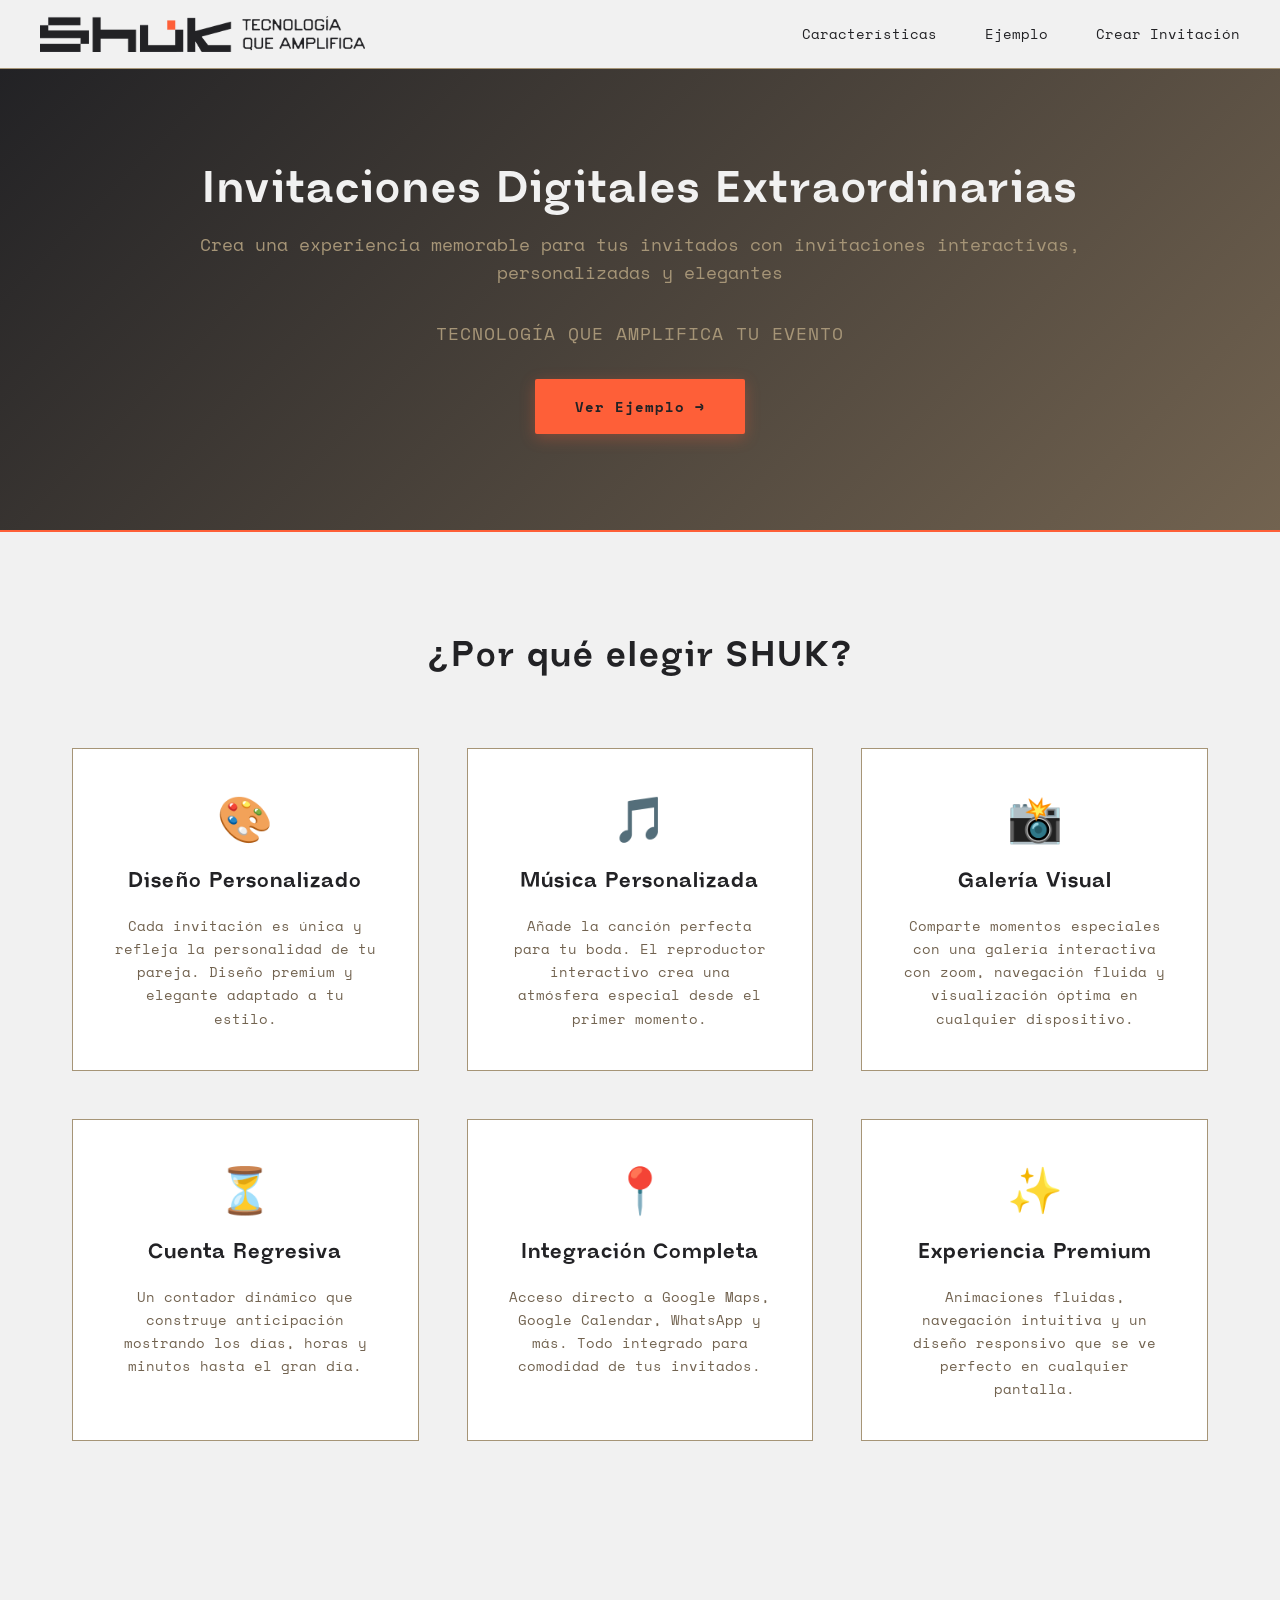
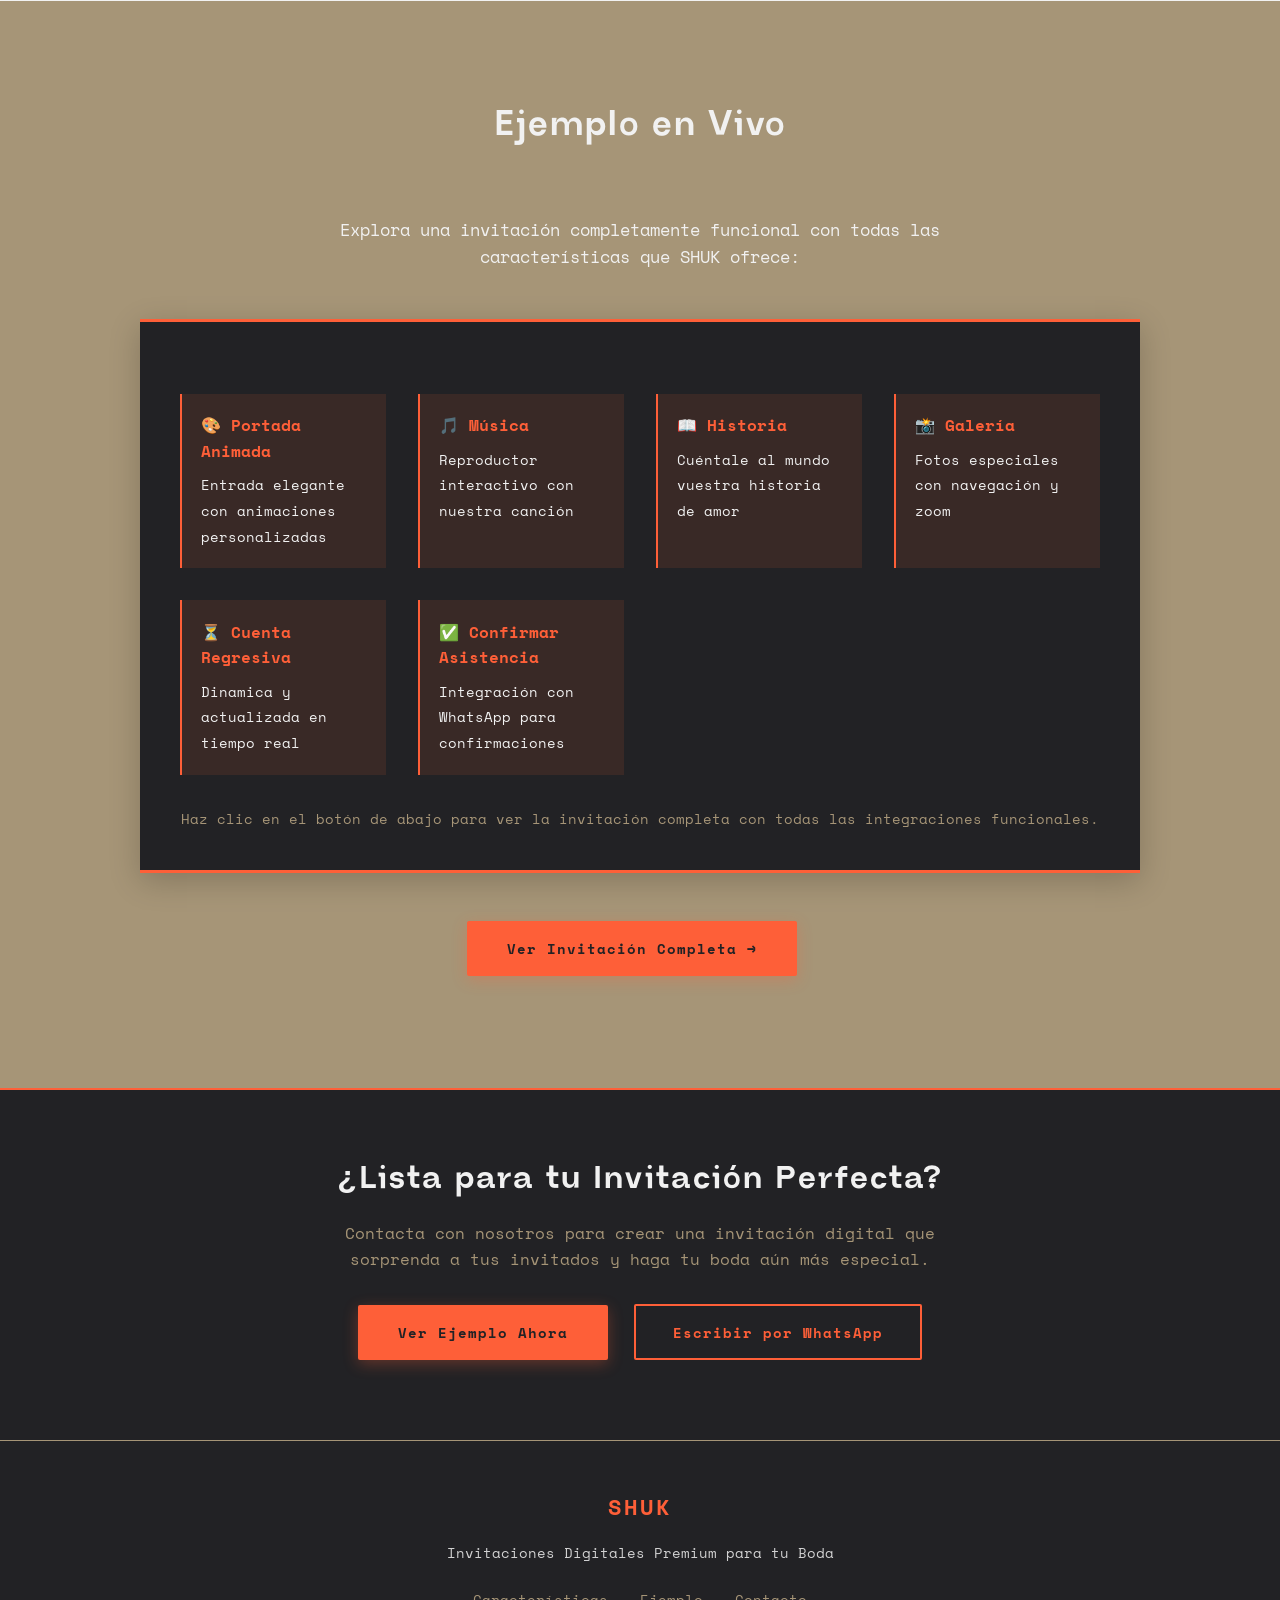
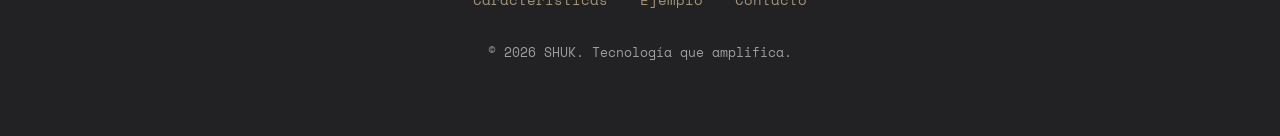
<file: index.html>
<!DOCTYPE html>
<html lang="es">
<head>
  <meta charset="UTF-8">
  <meta name="viewport" content="width=device-width, initial-scale=1.0">
  <title>SHUK – Eventos Digitales</title>
  <meta name="description" content="Invitaciones digitales interactivas y personalizadas para tu boda. Diseño premium, múltiples integraciones y una experiencia inolvidable para tus invitados.">
  <meta property="og:title" content="SHUK – Invitaciones Digitales">
  <meta property="og:description" content="Crea una invitación digital interactiva para tu boda con SHUK.">
  <meta property="og:type" content="website">
  <meta property="og:url" content="https://eventos.shuktec.com/">
  
  <link href="https://fonts.googleapis.com/css2?family=Space+Mono:wght@400;700&display=swap" rel="stylesheet">
  <style>
    /* Neue Regrade - SHUK Official Typeface */
    @font-face {
      font-family: 'Neue Regrade';
      src: url('[data-uri]') format('opentype');
      font-weight: 400;
      font-display: swap;
    }
    
    @font-face {
      font-family: 'Neue Regrade';
      src: url('[data-uri]') format('opentype');
      font-weight: 700;
      font-display: swap;
    }

    * {
      margin: 0;
      padding: 0;
      box-sizing: border-box;
    }

    :root {
      /* Paleta corporativa de SHUK */
      --dark-node: #222225;
      --nimbus-core: #F1F1F1;
      --taupe-matrix: #A69577;
      --terra-core: #726350;
      --pulse-orange: #FE5F38;
    }

    html, body {
      height: 100%;
    }

    body {
      font-family: 'Space Mono', monospace;
      background-color: var(--nimbus-core);
      color: var(--dark-node);
      line-height: 1.6;
      overflow-x: hidden;
    }

    h1, h2, h3, .logo {
      font-family: 'Neue Regrade', sans-serif;
    }

    /* Navigation */
    nav {
      position: sticky;
      top: 0;
      background: var(--nimbus-core);
      border-bottom: 1px solid var(--taupe-matrix);
      z-index: 100;
      padding: 1rem 2rem;
    }

    .nav-container {
      max-width: 1200px;
      margin: 0 auto;
      display: flex;
      justify-content: space-between;
      align-items: center;
    }

    .nav-logo { display: flex; align-items: center; }
    .nav-logo img { height: 36px; width: auto; display: block; }

    .logo {
      font-size: 1.6rem;
      font-weight: 700;
      color: var(--dark-node);
      letter-spacing: 4px;
      text-transform: uppercase;
      height: 50px;
      display: flex;
      align-items: center;
    }

    .nav-links {
      display: flex;
      gap: 3rem;
      list-style: none;
    }

    .nav-links a {
      text-decoration: none;
      color: var(--dark-node);
      font-weight: 400;
      font-size: 0.9rem;
      transition: color 0.3s ease;
    }

    .nav-links a:hover {
      color: var(--pulse-orange);
    }

    @media (max-width: 760px) {
      .nav-links {
        display: none;
      }
    }

    /* Hero Section */
    .hero {
      background: linear-gradient(135deg, var(--dark-node) 0%, var(--terra-core) 100%);
      padding: 6rem 2rem;
      text-align: center;
      color: var(--nimbus-core);
      border-bottom: 2px solid var(--pulse-orange);
    }

    .hero-content {
      max-width: 900px;
      margin: 0 auto;
    }

    .hero-logo {
      max-width: 500px;
      width: 100%;
      height: auto;
      margin: 0 auto 2rem;
      animation: fadeInDown 0.8s ease;
    }

    .hero h1 {
      font-size: 2.8rem;
      font-weight: 700;
      color: var(--nimbus-core);
      margin-bottom: 1rem;
      line-height: 1.1;
      animation: fadeInDown 0.8s ease 0.2s both;
      letter-spacing: 2px;
    }

    .hero p {
      font-size: 1.1rem;
      color: var(--taupe-matrix);
      margin-bottom: 2rem;
      animation: fadeInUp 0.8s ease 0.4s both;
    }

    .tagline {
      font-size: 0.95rem;
      color: var(--pulse-orange);
      margin-bottom: 3rem;
      animation: fadeInUp 0.8s ease 0.6s both;
      letter-spacing: 1px;
    }

    .cta-button {
      display: inline-block;
      background: var(--pulse-orange);
      color: var(--dark-node);
      padding: 1rem 2.5rem;
      border-radius: 2px;
      text-decoration: none;
      font-weight: 700;
      transition: transform 0.3s ease, box-shadow 0.3s ease;
      box-shadow: 0 4px 15px rgba(254, 95, 56, 0.3);
      animation: fadeInUp 0.8s ease 0.8s both;
      font-size: 0.9rem;
      letter-spacing: 1px;
    }

    .cta-button:hover {
      transform: translateY(-3px);
      box-shadow: 0 6px 20px rgba(254, 95, 56, 0.4);
    }

    /* Features Section */
    .features {
      padding: 6rem 2rem;
      max-width: 1200px;
      margin: 0 auto;
      background: var(--nimbus-core);
    }

    .section-title {
      font-size: 2.2rem;
      text-align: center;
      color: var(--dark-node);
      margin-bottom: 4rem;
      letter-spacing: 2px;
      font-weight: 700;
    }

    .features-grid {
      display: grid;
      grid-template-columns: repeat(auto-fit, minmax(280px, 1fr));
      gap: 3rem;
      margin-bottom: 4rem;
    }

    .feature-card {
      background: white;
      border: 1px solid var(--taupe-matrix);
      padding: 2.5rem;
      text-align: center;
      transition: transform 0.3s ease, box-shadow 0.3s ease, border-color 0.3s ease;
      animation: fadeInUp 0.8s ease;
    }

    .feature-card:hover {
      transform: translateY(-8px);
      box-shadow: 0 10px 30px rgba(166, 149, 119, 0.15);
      border-color: var(--pulse-orange);
    }

    .feature-icon {
      font-size: 2.8rem;
      margin-bottom: 1rem;
      height: 60px;
      display: flex;
      align-items: center;
      justify-content: center;
    }

    .feature-card h3 {
      font-size: 1.3rem;
      color: var(--dark-node);
      margin-bottom: 1rem;
      font-weight: 700;
      letter-spacing: 1px;
    }

    .feature-card p {
      color: var(--terra-core);
      font-size: 0.9rem;
      line-height: 1.6;
    }

    /* Example Section */
    .example {
      background: var(--taupe-matrix);
      padding: 6rem 2rem;
      text-align: center;
      color: var(--nimbus-core);
    }

    .example-content {
      max-width: 1000px;
      margin: 0 auto;
    }

    .example-text {
      margin-bottom: 3rem;
    }

    .example-text p {
      font-size: 1.05rem;
      color: var(--nimbus-core);
      margin-bottom: 1rem;
      max-width: 700px;
      margin-left: auto;
      margin-right: auto;
    }

    .preview-box {
      background: var(--dark-node);
      border-top: 3px solid var(--pulse-orange);
      border-bottom: 3px solid var(--pulse-orange);
      border-radius: 0;
      padding: 2.5rem;
      margin: 3rem 0;
      box-shadow: 0 8px 30px rgba(0, 0, 0, 0.2);
    }

    .preview-title {
      font-size: 1.8rem;
      color: var(--pulse-orange);
      margin-bottom: 0.5rem;
      letter-spacing: 2px;
      font-weight: 700;
    }

    .preview-subtitle {
      color: var(--taupe-matrix);
      font-size: 0.95rem;
      margin-bottom: 2rem;
    }

    .preview-features {
      display: grid;
      grid-template-columns: repeat(auto-fit, minmax(180px, 1fr));
      gap: 2rem;
      margin-top: 2rem;
      text-align: left;
    }

    .preview-item {
      padding: 1.2rem;
      background: rgba(254, 95, 56, 0.1);
      border-left: 2px solid var(--pulse-orange);
    }

    .preview-item strong {
      color: var(--pulse-orange);
      display: block;
      margin-bottom: 0.5rem;
      font-weight: 700;
    }

    .preview-item span {
      color: var(--nimbus-core);
      font-size: 0.85rem;
    }

    /* CTA Section */
    .cta-section {
      padding: 4rem 2rem;
      text-align: center;
      background: var(--dark-node);
      border-top: 2px solid var(--pulse-orange);
    }

    .cta-section h2 {
      font-size: 2rem;
      color: var(--nimbus-core);
      margin-bottom: 1rem;
      letter-spacing: 2px;
      font-weight: 700;
    }

    .cta-section p {
      font-size: 1rem;
      color: var(--taupe-matrix);
      margin-bottom: 2rem;
      max-width: 600px;
      margin-left: auto;
      margin-right: auto;
    }

    .primary-cta {
      display: inline-block;
      background: var(--pulse-orange);
      color: var(--dark-node);
      padding: 1rem 2.5rem;
      border-radius: 2px;
      text-decoration: none;
      font-weight: 700;
      font-size: 0.9rem;
      transition: transform 0.3s ease, box-shadow 0.3s ease;
      box-shadow: 0 4px 15px rgba(254, 95, 56, 0.3);
      margin-right: 1rem;
      margin-bottom: 1rem;
      letter-spacing: 1px;
    }

    .primary-cta:hover {
      transform: translateY(-3px);
      box-shadow: 0 6px 20px rgba(254, 95, 56, 0.4);
    }

    .secondary-cta {
      display: inline-block;
      border: 2px solid var(--pulse-orange);
      color: var(--pulse-orange);
      padding: 0.9rem 2.3rem;
      border-radius: 2px;
      text-decoration: none;
      font-weight: 700;
      transition: all 0.3s ease;
      margin-bottom: 1rem;
      font-size: 0.9rem;
      letter-spacing: 1px;
    }

    .secondary-cta:hover {
      background: var(--pulse-orange);
      color: var(--dark-node);
    }

    /* Footer */
    footer {
      background: var(--dark-node);
      color: var(--nimbus-core);
      padding: 3rem 2rem;
      text-align: center;
      border-top: 1px solid var(--taupe-matrix);
    }

    .footer-content {
      max-width: 1000px;
      margin: 0 auto;
    }

    .footer-title {
      font-size: 1.4rem;
      margin-bottom: 1rem;
      letter-spacing: 3px;
      text-transform: uppercase;
      font-weight: 700;
      color: var(--pulse-orange);
    }

    .footer-text {
      font-size: 0.9rem;
      margin-bottom: 1.5rem;
      opacity: 0.85;
    }

    .footer-links {
      display: flex;
      justify-content: center;
      gap: 2rem;
      margin-top: 1.5rem;
      flex-wrap: wrap;
    }

    .footer-links a {
      color: var(--taupe-matrix);
      text-decoration: none;
      transition: color 0.3s ease;
      font-size: 0.9rem;
    }

    .footer-links a:hover {
      color: var(--pulse-orange);
    }

    /* Animations */
    @keyframes fadeInDown {
      from {
        opacity: 0;
        transform: translateY(-20px);
      }
      to {
        opacity: 1;
        transform: translateY(0);
      }
    }

    @keyframes fadeInUp {
      from {
        opacity: 0;
        transform: translateY(20px);
      }
      to {
        opacity: 1;
        transform: translateY(0);
      }
    }

    .reveal {
      opacity: 0;
      transform: translateY(30px);
      transition: all 0.8s ease;
    }

    .reveal.active {
      opacity: 1;
      transform: translateY(0);
    }

    @media (max-width: 760px) {
      .hero-logo {
        max-width: 300px;
      }

      .hero h1 {
        font-size: 2rem;
      }

      .hero p {
        font-size: 1rem;
      }

      .section-title {
        font-size: 1.6rem;
      }

      .preview-features {
        grid-template-columns: 1fr;
      }

      .primary-cta, .secondary-cta {
        display: block;
        margin: 0.5rem auto;
        width: 100%;
        max-width: 300px;
      }
    }
  </style>
</head>
<body>
  <!-- Navigation -->
  <nav>
    <div class="nav-container">
      <a href="#" class="nav-logo" aria-label="SHUK"><img src="[data-uri]" alt="SHUK - Tecnología que amplifica"></a>
      <ul class="nav-links">
        <li><a href="#features">Características</a></li>
        <li><a href="#example">Ejemplo</a></li>
        <li><a href="#cta">Crear Invitación</a></li>
      </ul>
    </div>
  </nav>

  <!-- Hero Section -->
  <section class="hero">
    <div class="hero-content">
      <h1>Invitaciones Digitales Extraordinarias</h1>
      <p>Crea una experiencia memorable para tus invitados con invitaciones interactivas, personalizadas y elegantes</p>
      <p class="tagline">TECNOLOGÍA QUE AMPLIFICA TU EVENTO</p>
      <a href="violeta-daniel/" class="cta-button">Ver Ejemplo →</a>
    </div>
  </section>

  <!-- Features Section -->
  <section id="features" class="features">
    <h2 class="section-title">¿Por qué elegir SHUK?</h2>
    
    <div class="features-grid">
      <div class="feature-card reveal">
        <div class="feature-icon">🎨</div>
        <h3>Diseño Personalizado</h3>
        <p>Cada invitación es única y refleja la personalidad de tu pareja. Diseño premium y elegante adaptado a tu estilo.</p>
      </div>

      <div class="feature-card reveal">
        <div class="feature-icon">🎵</div>
        <h3>Música Personalizada</h3>
        <p>Añade la canción perfecta para tu boda. El reproductor interactivo crea una atmósfera especial desde el primer momento.</p>
      </div>

      <div class="feature-card reveal">
        <div class="feature-icon">📸</div>
        <h3>Galería Visual</h3>
        <p>Comparte momentos especiales con una galería interactiva con zoom, navegación fluida y visualización óptima en cualquier dispositivo.</p>
      </div>

      <div class="feature-card reveal">
        <div class="feature-icon">⏳</div>
        <h3>Cuenta Regresiva</h3>
        <p>Un contador dinámico que construye anticipación mostrando los días, horas y minutos hasta el gran día.</p>
      </div>

      <div class="feature-card reveal">
        <div class="feature-icon">📍</div>
        <h3>Integración Completa</h3>
        <p>Acceso directo a Google Maps, Google Calendar, WhatsApp y más. Todo integrado para comodidad de tus invitados.</p>
      </div>

      <div class="feature-card reveal">
        <div class="feature-icon">✨</div>
        <h3>Experiencia Premium</h3>
        <p>Animaciones fluidas, navegación intuitiva y un diseño responsivo que se ve perfecto en cualquier pantalla.</p>
      </div>
    </div>
  </section>

  <!-- Example Section -->
  <section id="example" class="example">
    <div class="example-content">
      <h2 class="section-title" style="color: var(--nimbus-core);">Ejemplo en Vivo</h2>
      
      <div class="example-text">
        <p>Explora una invitación completamente funcional con todas las características que SHUK ofrece:</p>
      </div>

      <div class="preview-box">
        
        <div class="preview-features">
          <div class="preview-item">
            <strong>🎨 Portada Animada</strong>
            <span>Entrada elegante con animaciones personalizadas</span>
          </div>
          <div class="preview-item">
            <strong>🎵 Música</strong>
            <span>Reproductor interactivo con nuestra canción</span>
          </div>
          <div class="preview-item">
            <strong>📖 Historia</strong>
            <span>Cuéntale al mundo vuestra historia de amor</span>
          </div>
          <div class="preview-item">
            <strong>📸 Galería</strong>
            <span>Fotos especiales con navegación y zoom</span>
          </div>
          <div class="preview-item">
            <strong>⏳ Cuenta Regresiva</strong>
            <span>Dinamica y actualizada en tiempo real</span>
          </div>
          <div class="preview-item">
            <strong>✅ Confirmar Asistencia</strong>
            <span>Integración con WhatsApp para confirmaciones</span>
          </div>
        </div>

        <p style="margin-top: 2rem; font-size: 0.9rem; color: var(--taupe-matrix);">
          Haz clic en el botón de abajo para ver la invitación completa con todas las integraciones funcionales.
        </p>
      </div>

      <a href="violeta-daniel/" class="primary-cta">Ver Invitación Completa →</a>
    </div>
  </section>

  <!-- CTA Section -->
  <section id="cta" class="cta-section">
    <h2>¿Lista para tu Invitación Perfecta?</h2>
    <p>Contacta con nosotros para crear una invitación digital que sorprenda a tus invitados y haga tu boda aún más especial.</p>
    
    <div>
      <a href="violeta-daniel/" class="primary-cta">Ver Ejemplo Ahora</a>
      <a href="https://wa.me/593998252106?text=Hola%20SHUK%20estoy%20interesado%20en%20crear%20mi%20invitación%20digital" target="_blank" class="secondary-cta">Escribir por WhatsApp</a>
    </div>
  </section>

  <!-- Footer -->
  <footer>
    <div class="footer-content">
      <div class="footer-title">SHUK</div>
      <p class="footer-text">Invitaciones Digitales Premium para tu Boda</p>
      
      <div class="footer-links">
        <a href="#features">Características</a>
        <a href="#example">Ejemplo</a>
        <a href="https://wa.me/593998252106?text=Hola%20SHUK%20estoy%20interesado%20en%20crear%20mi%20invitación%20digital" target="_blank">Contacto</a>
      </div>

      <p class="footer-text" style="margin-top: 2rem; opacity: 0.6; font-size: 0.8rem;">
        © 2026 SHUK. Tecnología que amplifica.
      </p>
    </div>
  </footer>

  <script>
    // Smooth scroll for navigation links
    document.querySelectorAll('a[href^="#"]').forEach(anchor => {
      anchor.addEventListener('click', function (e) {
        e.preventDefault();
        const target = document.querySelector(this.getAttribute('href'));
        if (target) {
          target.scrollIntoView({
            behavior: 'smooth',
            block: 'start'
          });
        }
      });
    });

    // Intersection Observer for scroll reveal animations
    const observerOptions = {
      threshold: 0.1,
      rootMargin: '0px 0px -100px 0px'
    };

    const observer = new IntersectionObserver(function(entries) {
      entries.forEach(entry => {
        if (entry.isIntersecting) {
          entry.target.classList.add('active');
          observer.unobserve(entry.target);
        }
      });
    }, observerOptions);

    document.querySelectorAll('.reveal').forEach(el => {
      observer.observe(el);
    });
  </script>
</body>
</html>
</file>
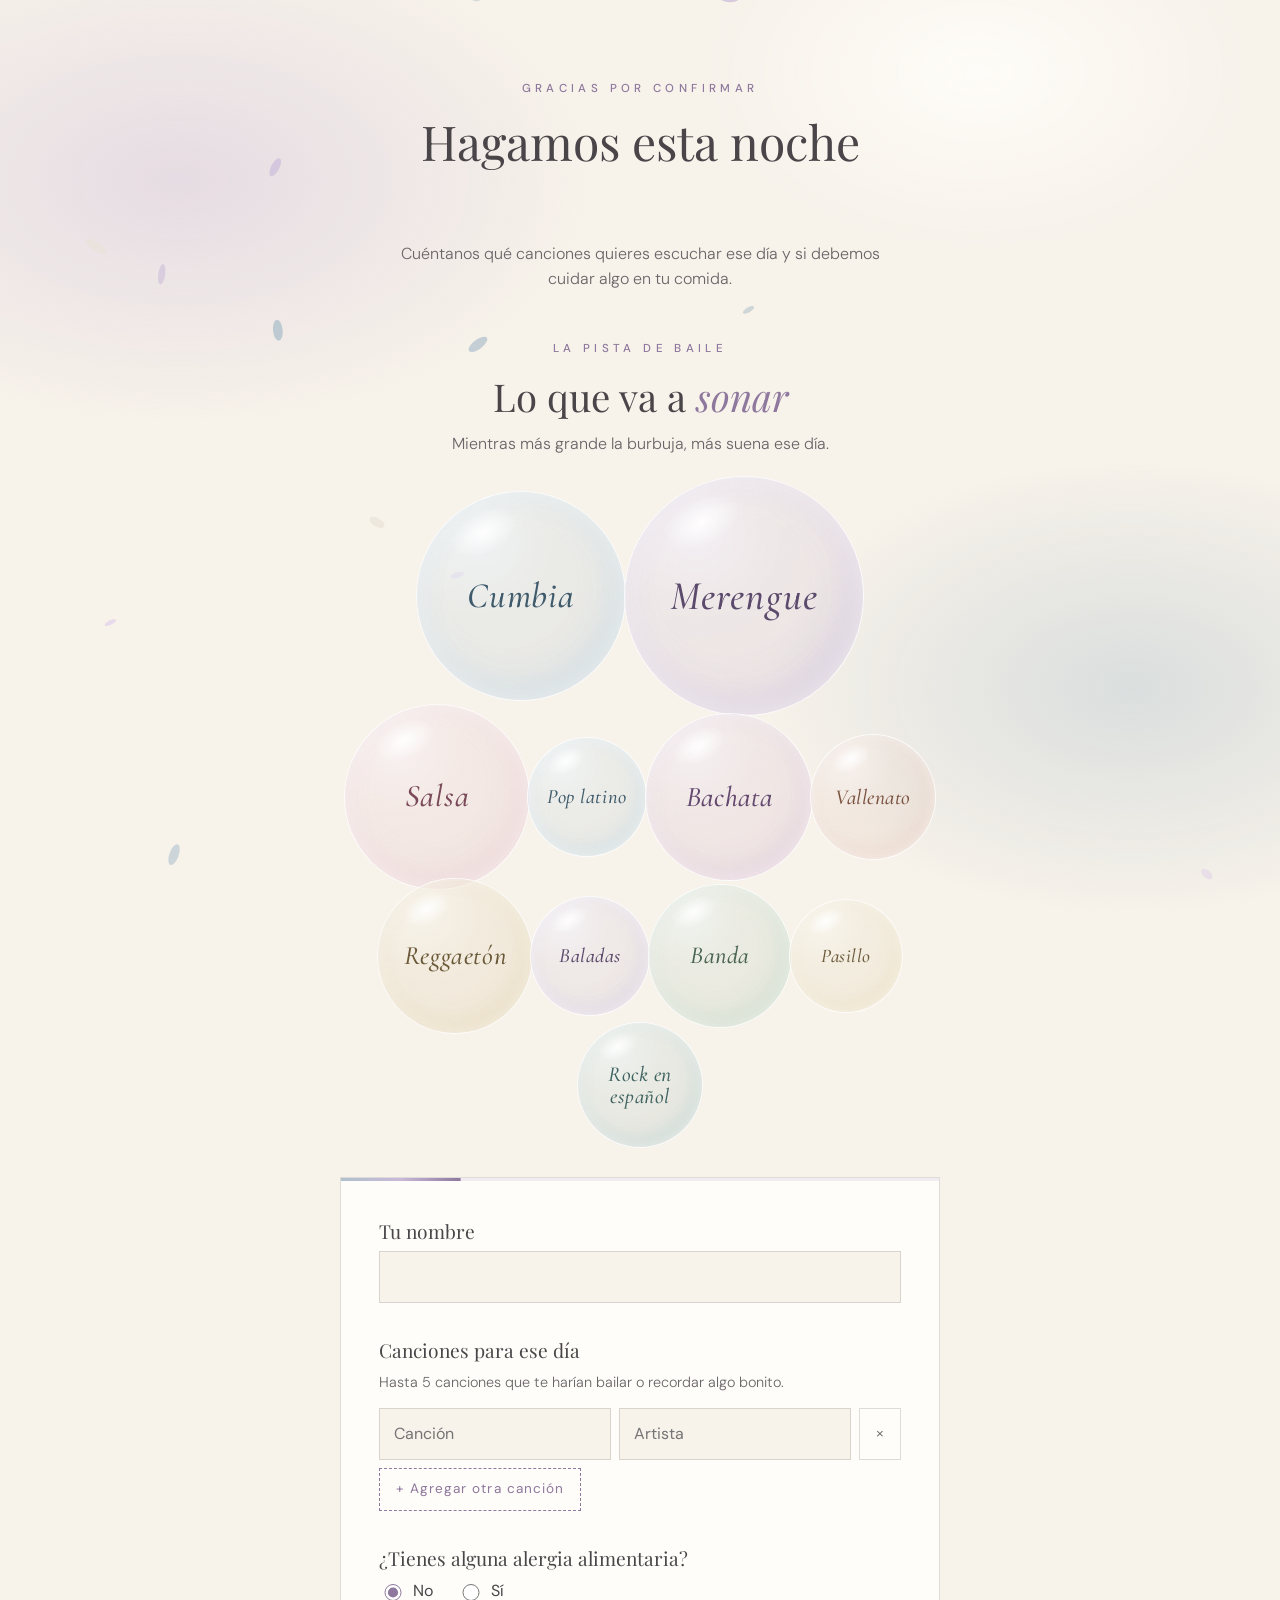
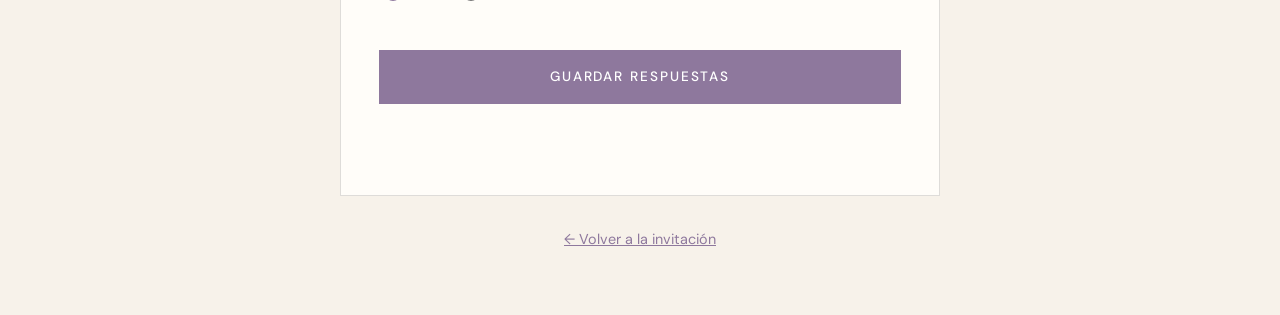
<file: violeta-daniel/preferencias/index.html>
<!DOCTYPE html>
<html lang="es">
<head>
<meta charset="utf-8">
<meta name="viewport" content="width=device-width, initial-scale=1">
<meta name="robots" content="noindex">
<meta property="og:type" content="website">
<meta property="og:site_name" content="Violeta &amp; Daniel">
<meta property="og:title" content="Violeta &amp; Daniel · 17 · 10 · 2026">
<meta property="og:description" content="Ya falta poco para el gran día. Hay un detalle más que queremos dejar listo contigo.">
<meta property="og:url" content="https://eventos.shuktec.com/violeta-daniel/preferencias/">
<meta property="og:image" content="https://eventos.shuktec.com/violeta-daniel/preferencias/miniatura.png">
<meta property="og:image:width" content="1200">
<meta property="og:image:height" content="630">
<meta name="twitter:card" content="summary_large_image">
<meta name="twitter:image" content="https://eventos.shuktec.com/violeta-daniel/preferencias/miniatura.png">
<title>Preferencias · Violeta &amp; Daniel</title>
<link rel="preconnect" href="https://fonts.googleapis.com">
<link rel="preconnect" href="https://fonts.gstatic.com" crossorigin>
<link href="https://fonts.googleapis.com/css2?family=DM+Sans:wght@300;400;500;600&family=Playfair+Display:ital,wght@0,400;0,500;1,400&family=Cormorant+Garamond:ital,wght@1,500;1,600&display=swap" rel="stylesheet">
<style>
:root{
  --cream:#F7F2EA; --warm:#FFFDF9; --lilac:#C9B8D8; --lav:#8E789D; --blue:#AFC1CC;
  --coal:#4A4548; --coal-soft:#6b6468; --line:rgba(74,69,72,.18); --err:#a8483f; --ok:#4f7a5a;
  --serif:'Playfair Display',Georgia,'Times New Roman',serif;
  --bub:'Cormorant Garamond','Playfair Display',Georgia,serif;
  --sans:'DM Sans','Helvetica Neue',Arial,sans-serif;
  --ease:cubic-bezier(.22,.7,.2,1);
}
*,*::before,*::after{box-sizing:border-box}
html{-webkit-text-size-adjust:100%}
body{margin:0;background:var(--cream);color:var(--coal);font-family:var(--sans);font-weight:400;line-height:1.6;-webkit-font-smoothing:antialiased;overflow-x:hidden}
main{position:relative;z-index:2;max-width:640px;margin:0 auto;padding:clamp(2.5rem,8vw,5rem) 1.25rem 4rem}
.eyebrow{font-size:.72rem;letter-spacing:.38em;text-transform:uppercase;color:var(--lav);font-weight:500;margin:0 0 1rem;text-align:center}
h1{font-family:var(--serif);font-weight:400;font-size:clamp(2rem,7vw,3rem);line-height:1.15;margin:0;text-align:center}
h1 em{font-style:italic;color:var(--lav)}
.lead{text-align:center;color:var(--coal-soft);font-weight:300;margin:1rem auto 0;max-width:30em}
form{position:relative;background:var(--warm);border:1px solid var(--line);padding:clamp(1.4rem,5vw,2.4rem);margin-top:2.2rem;display:grid;gap:2rem;overflow:hidden}
fieldset{border:0;margin:0;padding:0;min-width:0}
legend,label.lbl{font-family:var(--serif);font-size:1.2rem;padding:0;margin-bottom:.3rem;display:block;transition:color .4s var(--ease)}
.hint{font-size:.9rem;color:var(--coal-soft);font-weight:300;margin:0 0 .9rem}
input[type=text],textarea{width:100%;font:inherit;color:inherit;background:var(--cream);border:1px solid var(--line);border-radius:0;padding:.75rem .85rem;
  transition:border-color .4s var(--ease),box-shadow .4s var(--ease),background .4s var(--ease),translate .4s var(--ease)}
input[type=text]:focus,textarea:focus{outline:none;border-color:var(--lav);background:#fff;box-shadow:0 0 0 4px rgba(201,184,216,.4),0 12px 26px -16px rgba(142,120,157,.7);translate:0 -2px}
div:focus-within>label.lbl,fieldset:focus-within>legend{color:var(--lav)}
textarea{min-height:6rem;resize:vertical}
.song{display:grid;grid-template-columns:1fr 1fr auto;gap:.5rem;margin-bottom:.5rem}
.song button{width:2.6rem;background:none;border:1px solid var(--line);color:var(--coal-soft);transition:all .35s var(--ease)}
.song button:hover{border-color:var(--lav);color:var(--lav);rotate:90deg}
.btn{font:inherit;cursor:pointer}
.add{background:none;border:1px dashed var(--lav);color:var(--lav);padding:.6rem 1rem;letter-spacing:.08em;font-size:.85rem;transition:background .3s,translate .3s var(--ease)}
.add:hover{background:rgba(142,120,157,.08);translate:0 -2px}
.add:active{translate:0 0}
.add[hidden]{display:none}
.opts{display:flex;gap:1.5rem;flex-wrap:wrap;margin-bottom:.9rem}
.opts label{display:flex;gap:.5rem;align-items:center;cursor:pointer}
.opts input{accent-color:var(--lav);width:1.1rem;height:1.1rem}
.opts input:checked{animation:pop .45s var(--ease)}
.collapse{display:grid;grid-template-rows:0fr;transition:grid-template-rows .55s var(--ease)}
.collapse.open{grid-template-rows:1fr}
.collapse>div{overflow:hidden;min-height:0;visibility:hidden;opacity:0;transition:opacity .5s var(--ease),visibility 0s .55s}
.collapse.open>div{visibility:visible;opacity:1;transition:opacity .5s var(--ease) .1s,visibility 0s}
.send{position:relative;overflow:hidden;background:var(--lav);color:#fff;border:0;padding:1rem 1.5rem;letter-spacing:.14em;text-transform:uppercase;font-size:.85rem;font-weight:500;
  transition:background .3s,translate .35s var(--ease),box-shadow .35s var(--ease)}
.send:hover{background:#7a6589;translate:0 -2px;box-shadow:0 16px 30px -14px rgba(142,120,157,.9)}
.send:disabled{opacity:.7;cursor:wait}
.send.loading::before{content:"";display:inline-block;width:.9em;height:.9em;margin-right:.7em;vertical-align:-.12em;border:2px solid rgba(255,255,255,.4);border-top-color:#fff;border-radius:50%;animation:spin .8s linear infinite}
.status{text-align:center;font-size:.95rem;min-height:1.4em;margin:0}
.status.ok{color:var(--ok)}.status.err{color:var(--err)}
.status.pop{animation:pop .55s var(--ease)}
.note{background:rgba(175,193,204,.25);border-left:3px solid var(--blue);padding:.7rem 1rem;font-size:.85rem;color:var(--coal-soft);margin-top:1.4rem}
.note[hidden]{display:none}
.back{display:block;text-align:center;margin-top:2rem;color:var(--lav);font-size:.9rem}
[hidden]{display:none!important}

/* barra de avance del formulario */
.meter{position:absolute;left:0;top:0;height:3px;width:100%;background:rgba(201,184,216,.25)}
.meter i{display:block;height:100%;width:100%;transform-origin:0 50%;transform:scaleX(var(--m,0));transition:transform .8s var(--ease);
  background:linear-gradient(90deg,var(--blue),var(--lilac),var(--lav))}

/* check animado al guardar */
.done{display:none;justify-content:center}
.done.show{display:flex}
.done svg{width:54px;height:54px}
.done circle{fill:none;stroke:var(--lilac);stroke-width:2;stroke-dasharray:151;stroke-dashoffset:151;animation:draw .8s var(--ease) forwards}
.done path{fill:none;stroke:var(--lav);stroke-width:3;stroke-linecap:round;stroke-linejoin:round;stroke-dasharray:40;stroke-dashoffset:40;animation:draw .5s var(--ease) .55s forwards}

/* ====== Burbujas de géneros ====== */
.vibe{margin-top:3rem;text-align:center}
.vibe h2{font-family:var(--serif);font-weight:400;font-size:clamp(1.7rem,6vw,2.4rem);line-height:1.15;margin:0}
.vibe h2 em{font-style:italic;color:var(--lav)}
.vibe .lead{margin-top:.8rem}
@property --a{syntax:"<number>";inherits:true;initial-value:.12}
.bubbles{--u:clamp(3.4px,1vw,6px);list-style:none;margin:1.6rem auto 0;padding:0;display:flex;flex-wrap:wrap;justify-content:center;align-items:center;
  gap:calc(var(--u)*.2) calc(var(--u)*.6);max-width:640px;min-height:10rem}
.bubbles li{--s:calc(var(--k)*var(--u));width:var(--s);height:var(--s);flex:none;margin:calc(var(--u)*-1.1) calc(var(--u)*-.5);
  translate:calc(var(--mx,0)*var(--p,1)*1px) calc(var(--my,0)*var(--p,1)*1px);transition:translate .6s var(--ease)}
.b{--a:.12;position:relative;width:100%;height:100%;border:1px solid rgba(255,255,255,.85);border-radius:50%;padding:0;cursor:pointer;display:grid;place-items:center;
  font-family:var(--bub);font-style:italic;font-weight:500;font-size:max(.9rem,calc(var(--s)*.17));line-height:1.05;text-wrap:balance;letter-spacing:.025em;
  color:var(--tc,var(--coal));
  background:
    radial-gradient(circle at 50% 50%,rgba(var(--rgb),var(--a)) 52%,rgba(var(--rgb),calc(var(--a) + .22)) 100%),
    radial-gradient(circle at 30% 24%,rgba(255,255,255,.7),rgba(255,255,255,.1) 34%,transparent 58%);
  -webkit-backdrop-filter:blur(5px) saturate(1.2);backdrop-filter:blur(5px) saturate(1.2);
  box-shadow:
    inset 0 0 calc(var(--s)*.16) rgba(255,255,255,.75),
    inset calc(var(--s)*-.05) calc(var(--s)*-.07) calc(var(--s)*.16) rgba(var(--rgb),.28);
  transition:scale .6s var(--ease),box-shadow .6s var(--ease),--a .6s;-webkit-tap-highlight-color:transparent;overflow:hidden;isolation:isolate}
/* brillo y borde tornasolado muy tenue, como una pompa de jabón */
.b::before{content:"";position:absolute;left:15%;top:9%;width:34%;height:20%;border-radius:50%;background:radial-gradient(ellipse,rgba(255,255,255,.9),transparent 72%);rotate:-26deg;z-index:-1}
.b::after{content:"";position:absolute;inset:0;border-radius:50%;z-index:-1;pointer-events:none;opacity:.55;
  background:conic-gradient(from 210deg,rgba(255,220,232,.5),rgba(205,226,255,.5),rgba(222,255,238,.4),rgba(255,240,205,.5),rgba(255,220,232,.5));
  -webkit-mask:radial-gradient(circle,transparent 66%,#000 94%);mask:radial-gradient(circle,transparent 66%,#000 94%)}
.b span{display:block;padding:0 .35em;transition:translate .45s var(--ease)}
.b:focus-visible{outline:none}
.b:focus-visible::after{opacity:1;-webkit-mask:none;mask:none;box-shadow:inset 0 0 0 2px rgba(var(--rgb),.85);background:none}
.eq2{position:absolute;left:50%;bottom:17%;translate:-50% 12px;display:flex;gap:3px;align-items:flex-end;height:calc(var(--s)*.16);opacity:0;transition:opacity .35s,translate .45s var(--ease)}
.eq2 i{width:max(2px,calc(var(--s)*.02));height:25%;background:currentColor;border-radius:2px;opacity:.7}
.b.hot .eq2,.b:focus-visible .eq2{opacity:.9;translate:-50% 0}
.b.hot span,.b:focus-visible span{translate:0 calc(var(--s)*-.07)}
.b.hot,.b:focus-visible{--a:.24;scale:1.1;box-shadow:inset 0 0 calc(var(--s)*.2) rgba(255,255,255,.85),inset calc(var(--s)*-.05) calc(var(--s)*-.07) calc(var(--s)*.16) rgba(var(--rgb),.3)}
.ripple{position:absolute;border-radius:50%;pointer-events:none;background:rgba(255,255,255,.5);translate:-50% -50%;scale:0;z-index:-1}

.k1{--k:40;--rgb:170,146,196;--tc:#5b4a6b}
.k2{--k:35;--rgb:140,175,200;--tc:#3f5b6b}
.k3{--k:31;--rgb:214,160,176;--tc:#7a4a5a}
.k4{--k:28;--rgb:190,150,185;--tc:#64496f}
.k5{--k:26;--rgb:205,178,120;--tc:#6b5a3a}
.k6{--k:24;--rgb:140,178,152;--tc:#4a6552}
.k7{--k:21;--rgb:212,168,150;--tc:#7a5340}
.k8{--k:20;--rgb:180,165,205;--tc:#5b4a6b}
.k9{--k:20;--rgb:150,185,205;--tc:#3f5b6b}
.k10{--k:19;--rgb:215,195,140;--tc:#6b5a3a}
.k11{--k:21;--rgb:130,170,168;--tc:#3f6360}

@media (prefers-reduced-motion:no-preference){
  .js .bubbles li{scale:0;opacity:0}
  .js .bubbles.in li{animation:bubbleIn 1.1s cubic-bezier(.3,1.5,.5,1) both;animation-delay:calc(var(--n)*.09s)}
  .bubbles .b{animation:floatB var(--dur,7s) ease-in-out var(--del,0s) infinite}
  .b.hot,.b:focus-visible{animation:wiggle .7s var(--ease)}
  .b.hot .eq2 i,.b:focus-visible .eq2 i{animation:eqb .8s ease-in-out infinite}
  .b.hot .eq2 i:nth-child(2){animation-delay:.12s}.b.hot .eq2 i:nth-child(3){animation-delay:.24s}.b.hot .eq2 i:nth-child(4){animation-delay:.36s}.b.hot .eq2 i:nth-child(5){animation-delay:.48s}
  .ripple{animation:ripple .8s ease-out forwards}
  @keyframes bubbleIn{0%{scale:0;opacity:0;translate:0 40px}60%{opacity:1}100%{scale:1;opacity:1;translate:0 0}}
  @keyframes floatB{0%,100%{translate:0 0}33%{translate:calc(var(--s)*.03) calc(var(--s)*-.06)}66%{translate:calc(var(--s)*-.035) calc(var(--s)*.03)}}
  @keyframes wiggle{0%{rotate:0}25%{rotate:-5deg}55%{rotate:4deg}80%{rotate:-2deg}100%{rotate:0}}
  @keyframes eqb{0%,100%{height:20%}50%{height:100%}}
  @keyframes ripple{to{scale:1;opacity:0}}
}
@media (prefers-reduced-motion:reduce){.js .bubbles li{scale:1;opacity:1}.b.hot,.b:focus-visible{scale:1.08}}

@media(max-width:520px){.song{grid-template-columns:1fr auto}.song .artist{grid-column:1}.song button{grid-row:1;grid-column:2}}

/* ====== Animaciones ====== */
.fx-glow{position:fixed;inset:-10%;z-index:0;pointer-events:none;
  background:radial-gradient(38% 32% at 20% 25%,rgba(201,184,216,.38),transparent 70%),radial-gradient(34% 30% at 82% 72%,rgba(175,193,204,.40),transparent 70%),radial-gradient(26% 24% at 72% 15%,rgba(255,253,249,.9),transparent 70%);
  animation:glowDrift 16s ease-in-out infinite alternate}
.fx-petals{position:fixed;inset:0;width:100%;height:100%;pointer-events:none;z-index:1}
.fx-burst{position:fixed;left:0;top:0;pointer-events:none;z-index:320;line-height:1;will-change:transform,opacity}

@media (prefers-reduced-motion:no-preference){
  .rise{animation:rise 1s var(--ease) both;animation-delay:calc(var(--i,0)*.12s + .15s)}
  h1 .w{display:inline-block;animation:word 1s var(--ease) both;animation-delay:calc(var(--wi,0)*.1s + .2s)}
  h1 em{display:inline-block;animation:sheen 7s linear 2s infinite;background:linear-gradient(100deg,var(--lav) 40%,#d6c6e4 50%,var(--lav) 60%);background-size:250% 100%;-webkit-background-clip:text;background-clip:text;-webkit-text-fill-color:transparent}
  .song.new{animation:songIn .6s var(--ease) both}
  .song.out{animation:songOut .35s var(--ease) both}
  .send::after{content:"";position:absolute;inset:0;pointer-events:none;background:linear-gradient(105deg,transparent 38%,rgba(255,255,255,.5) 50%,transparent 62%);translate:-130% 0;animation:shine 5s ease-in-out 1.5s infinite}
  .status.err{animation:shake .45s}
  @keyframes rise{from{opacity:0;translate:0 24px;filter:blur(4px)}to{opacity:1;translate:0 0;filter:none}}
  @keyframes word{from{opacity:0;translate:0 .55em;rotate:4deg;filter:blur(5px)}to{opacity:1;translate:0 0;rotate:0deg;filter:none}}
  @keyframes songIn{from{opacity:0;translate:-18px 0;scale:.98}to{opacity:1;translate:0 0;scale:1}}
  @keyframes songOut{to{opacity:0;translate:24px 0;scale:.96}}
  @keyframes shine{0%,55%{translate:-130% 0}100%{translate:130% 0}}
  @keyframes sheen{0%{background-position:130% 0}100%{background-position:-130% 0}}
  @keyframes shake{20%,60%{translate:-6px 0}40%,80%{translate:6px 0}}
  @keyframes glowDrift{0%{translate:-3% -2%;scale:1}50%{translate:3% 2%;scale:1.08}100%{translate:-2% 3%;scale:1.03}}
}
@keyframes pop{0%{scale:.6}60%{scale:1.25}100%{scale:1}}
@keyframes spin{to{rotate:360deg}}
@keyframes draw{to{stroke-dashoffset:0}}
@media (prefers-reduced-motion:reduce){.fx-glow,.fx-petals{display:none}*{animation:none!important;transition:none!important}.done circle,.done path{stroke-dashoffset:0}}
</style>
</head>
<body>
<main>
  <p class="eyebrow rise" style="--i:0">Gracias por confirmar</p>
  <h1 id="ttl">Hagamos esta noche <em>también tuya</em></h1>
  <p class="lead rise" style="--i:4">Cuéntanos qué canciones quieres escuchar ese día y si debemos cuidar algo en tu comida.</p>

  <p class="note" id="loaded" hidden>Cargamos tus respuestas anteriores. Puedes cambiarlas y guardar de nuevo.</p>


  <section class="vibe rise" style="--i:5" aria-labelledby="vibeT">
    <p class="eyebrow">La pista de baile</p>
    <h2 id="vibeT">Lo que va a <em>sonar</em></h2>
    <p class="lead">Mientras más grande la burbuja, más suena ese día.</p>
    <ul class="bubbles" id="bubbles" aria-label="Géneros de música de la fiesta">
    <li class="k2" style="--n:0;--p:0.6;"><button type="button" class="b" style="--dur:6s;--del:-0s" aria-label="Cumbia"><span>Cumbia</span><i class="eq2" aria-hidden="true"><i></i><i></i><i></i><i></i><i></i></i></button></li>
    <li class="k1" style="--n:1;--p:1.2;"><button type="button" class="b" style="--dur:8s;--del:-6s" aria-label="Merengue"><span>Merengue</span><i class="eq2" aria-hidden="true"><i></i><i></i><i></i><i></i><i></i></i></button></li>
    <li class="k3" style="--n:2;--p:0.9;"><button type="button" class="b" style="--dur:10s;--del:-5s" aria-label="Salsa"><span>Salsa</span><i class="eq2" aria-hidden="true"><i></i><i></i><i></i><i></i><i></i></i></button></li>
    <li class="k9" style="--n:3;--p:0.7;"><button type="button" class="b" style="--dur:7s;--del:-4s" aria-label="Pop latino"><span>Pop latino</span><i class="eq2" aria-hidden="true"><i></i><i></i><i></i><i></i><i></i></i></button></li>
    <li class="k4" style="--n:4;--p:1.1;"><button type="button" class="b" style="--dur:9s;--del:-3s" aria-label="Bachata"><span>Bachata</span><i class="eq2" aria-hidden="true"><i></i><i></i><i></i><i></i><i></i></i></button></li>
    <li class="k7" style="--n:5;--p:0.8;"><button type="button" class="b" style="--dur:6s;--del:-2s" aria-label="Vallenato"><span>Vallenato</span><i class="eq2" aria-hidden="true"><i></i><i></i><i></i><i></i><i></i></i></button></li>
    <li class="k5" style="--n:6;--p:1;"><button type="button" class="b" style="--dur:8s;--del:-1s" aria-label="Reggaetón"><span>Reggaetón</span><i class="eq2" aria-hidden="true"><i></i><i></i><i></i><i></i><i></i></i></button></li>
    <li class="k8" style="--n:7;--p:0.9;"><button type="button" class="b" style="--dur:10s;--del:-0s" aria-label="Baladas"><span>Baladas</span><i class="eq2" aria-hidden="true"><i></i><i></i><i></i><i></i><i></i></i></button></li>
    <li class="k6" style="--n:8;--p:1.2;"><button type="button" class="b" style="--dur:7s;--del:-6s" aria-label="Banda"><span>Banda</span><i class="eq2" aria-hidden="true"><i></i><i></i><i></i><i></i><i></i></i></button></li>
    <li class="k10" style="--n:9;--p:0.7;"><button type="button" class="b" style="--dur:9s;--del:-5s" aria-label="Pasillo"><span>Pasillo</span><i class="eq2" aria-hidden="true"><i></i><i></i><i></i><i></i><i></i></i></button></li>
    <li class="k11" style="--n:10;--p:1;"><button type="button" class="b" style="--dur:6s;--del:-4s" aria-label="Rock en español"><span>Rock en español</span><i class="eq2" aria-hidden="true"><i></i><i></i><i></i><i></i><i></i></i></button></li>
    </ul>
  </section>

  <form id="f" novalidate class="rise" style="--i:6">
    <div class="meter" aria-hidden="true"><i id="meter"></i></div>

    <div>
      <label class="lbl" for="nombre">Tu nombre</label>
      <input type="text" id="nombre" name="nombre" autocomplete="name" maxlength="80" required>
    </div>

    <fieldset>
      <legend>Canciones para ese día</legend>
      <p class="hint">Hasta 5 canciones que te harían bailar o recordar algo bonito.</p>
      <div id="songs"></div>
      <button type="button" class="btn add" id="addSong">+ Agregar otra canción</button>
    </fieldset>

    <fieldset>
      <legend>¿Tienes alguna alergia alimentaria?</legend>
      <div class="opts">
        <label><input type="radio" name="alergia" value="no" checked> No</label>
        <label><input type="radio" name="alergia" value="si"> Sí</label>
      </div>
      <div class="collapse" id="alergiaBox">
        <div>
          <label class="hint" for="alergiaDetalle" style="display:block">¿A qué? (por ejemplo: maní, mariscos, lactosa, gluten)</label>
          <textarea id="alergiaDetalle" maxlength="400"></textarea>
        </div>
      </div>
    </fieldset>

    <div class="done" id="done" aria-hidden="true">
      <svg viewBox="0 0 54 54"><circle cx="27" cy="27" r="24"/><path d="M16 28l8 8 15-17"/></svg>
    </div>
    <button class="btn send" id="send" type="submit">Guardar respuestas</button>
    <p class="status" id="status" role="status" aria-live="polite"></p>
  </form>

  <p class="note" id="demo" hidden>Modo de prueba: las respuestas solo se guardan en este navegador hasta conectar la hoja de cálculo.</p>
  <a class="back" href="../">← Volver a la invitación</a>
</main>

<script>
(function(){
  'use strict';
  /* URL de la Web App de Google Apps Script (ver apps-script.gs). Vacío = modo prueba. */
  var ENDPOINT = 'https://script.google.com/macros/s/AKfycbw4RxQTE2G8A2wWVPG7EkQK9oDKjDnj90UCn8xGowGozYhtRWbmC1ufBrZo2Cc8o_oJ/exec';
  var MAX_SONGS = 5;
  var reduce = window.matchMedia && window.matchMedia('(prefers-reduced-motion: reduce)').matches;

  var $ = function(id){ return document.getElementById(id); };
  var params = new URLSearchParams(location.search);
  var code = (params.get('i') || '').replace(/[^A-Za-z0-9_-]/g,'').slice(0,40);

  var songsBox = $('songs'), addBtn = $('addSong'), statusEl = $('status');
  var store = {
    get: function(k){ try { return localStorage.getItem(k); } catch(e){ return null; } },
    set: function(k,v){ try { localStorage.setItem(k,v); } catch(e){} }
  };

  function slug(s){
    return s.toLowerCase().normalize('NFD').replace(/[̀-ͯ]/g,'').replace(/[^a-z0-9]+/g,'-').replace(/^-|-$/g,'').slice(0,40);
  }
  function keyFor(name){ return code || ('n-' + slug(name)); }

  /* ---------- título: palabra por palabra ---------- */
  (function(){
    var wi = 0;
    (function walk(node){
      Array.prototype.slice.call(node.childNodes).forEach(function(n){
        if (n.nodeType === 3) {
          var frag = document.createDocumentFragment();
          n.nodeValue.split(/(\s+)/).forEach(function(p){
            if (!p) return;
            if (/^\s+$/.test(p)) { frag.appendChild(document.createTextNode(p)); return; }
            var sp = document.createElement('span'); sp.className = 'w'; sp.style.setProperty('--wi', wi++); sp.textContent = p; frag.appendChild(sp);
          });
          node.replaceChild(frag, n);
        } else if (n.nodeType === 1 && n.tagName !== 'EM') { walk(n); }
        else if (n.nodeType === 1) { walk(n); }
      });
    })($('ttl'));
  })();

  /* ---------- avance ---------- */
  function progress(){
    var d = read(), p = 0;
    if (d.nombre) p += .4;
    if (d.canciones.length) p += .4;
    if (d.alergia === 'no' || d.alergiaDetalle) p += .2;
    $('meter').style.setProperty('--m', p);
  }

  /* ---------- canciones ---------- */
  function addSong(title, artist, animate){
    if (songsBox.children.length >= MAX_SONGS) return;
    var row = document.createElement('div'); row.className = 'song' + (animate ? ' new' : '');
    var t = document.createElement('input'); t.type='text'; t.placeholder='Canción'; t.maxLength=80; t.setAttribute('aria-label','Canción'); t.value = title||'';
    var a = document.createElement('input'); a.type='text'; a.placeholder='Artista'; a.className='artist'; a.maxLength=80; a.setAttribute('aria-label','Artista'); a.value = artist||'';
    var x = document.createElement('button'); x.type='button'; x.textContent='×'; x.setAttribute('aria-label','Quitar canción');
    x.onclick = function(){
      function gone(){ row.remove(); if(!songsBox.children.length) addSong(); refresh(); progress(); }
      if (reduce) { gone(); return; }
      row.classList.remove('new'); row.classList.add('out'); setTimeout(gone, 330);
    };
    row.append(t,a,x); songsBox.append(row); refresh();
    if (animate) t.focus();
  }
  function refresh(){ addBtn.hidden = songsBox.children.length >= MAX_SONGS; }
  addBtn.onclick = function(){ addSong('', '', true); };

  /* ---------- alergias ---------- */
  function syncAlergia(){
    var si = document.querySelector('input[name=alergia]:checked').value === 'si';
    $('alergiaBox').classList.toggle('open', si);
    if (si && !reduce) setTimeout(function(){ $('alergiaDetalle').focus({preventScroll:true}); }, 350);
  }
  document.querySelectorAll('input[name=alergia]').forEach(function(r){ r.onchange = function(){ syncAlergia(); progress(); }; });
  $('f').addEventListener('input', progress);

  /* ---------- cargar / leer ---------- */
  function fill(d){
    if (!d) return;
    if (d.nombre) $('nombre').value = d.nombre;
    songsBox.innerHTML = '';
    (d.canciones || []).slice(0,MAX_SONGS).forEach(function(c){ addSong(c.titulo, c.artista); });
    if (!songsBox.children.length) addSong();
    var si = d.alergia === 'si';
    document.querySelector('input[name=alergia][value=' + (si?'si':'no') + ']').checked = true;
    $('alergiaDetalle').value = d.alergiaDetalle || '';
    $('alergiaBox').classList.toggle('open', si);
    $('loaded').hidden = false;
    progress();
  }
  function read(){
    var songs = [];
    songsBox.querySelectorAll('.song').forEach(function(r){
      var i = r.querySelectorAll('input'), t = i[0].value.trim(), a = i[1].value.trim();
      if (t || a) songs.push({titulo:t, artista:a});
    });
    var si = document.querySelector('input[name=alergia]:checked').value === 'si';
    return {
      nombre: $('nombre').value.trim(),
      canciones: songs,
      alergia: si ? 'si' : 'no',
      alergiaDetalle: si ? $('alergiaDetalle').value.trim() : ''
    };
  }
  function say(msg, cls){
    statusEl.textContent = msg; statusEl.className = 'status ' + (cls||'');
    if (cls) { void statusEl.offsetWidth; statusEl.classList.add(cls === 'ok' ? 'pop' : 'err'); }
  }

  /* ---------- efectos: brillo, pétalos y corazones ---------- */
  var burst = function(){}, NOTES = null;
  if (!reduce) {
    var glow = document.createElement('div'); glow.className = 'fx-glow'; glow.setAttribute('aria-hidden','true'); document.body.insertBefore(glow, document.body.firstChild);

    var cv = document.createElement('canvas'); cv.className = 'fx-petals'; cv.setAttribute('aria-hidden','true'); document.body.appendChild(cv);
    var ctx = cv.getContext('2d'), W=0, H=0, petals=[], last=0, raf=0;
    var COLORS = ['201,184,216','175,193,204','222,205,235','233,225,214'];
    var make = function(any){ return { x:Math.random()*W, y:any?Math.random()*H:-20, s:5+Math.random()*7, vy:22+Math.random()*30, amp:14+Math.random()*26, ph:Math.random()*6.28, fr:.5+Math.random()*.8, rot:Math.random()*6.28, vr:(Math.random()-.5)*1.6, c:COLORS[(Math.random()*COLORS.length)|0], a:.45+Math.random()*.35 }; };
    var size = function(){
      var dpr = Math.min(2, window.devicePixelRatio||1); W = innerWidth; H = innerHeight;
      cv.width = W*dpr; cv.height = H*dpr; ctx.setTransform(dpr,0,0,dpr,0,0);
      var n = Math.max(7, Math.min(14, Math.round(W/60)));
      while (petals.length < n) petals.push(make(true)); petals.length = n;
    };
    var draw = function(t){
      var dt = Math.min(.05, (t-last)/1000 || 0); last = t; ctx.clearRect(0,0,W,H);
      petals.forEach(function(p,i){
        p.y += p.vy*dt; p.ph += p.fr*dt; p.rot += p.vr*dt;
        if (p.y > H+20) petals[i] = make(false);
        ctx.save(); ctx.translate(p.x + Math.sin(p.ph)*p.amp, p.y); ctx.rotate(p.rot);
        ctx.scale(1, .55 + .45*Math.abs(Math.cos(p.ph*1.7)));
        ctx.fillStyle = 'rgba('+p.c+','+p.a+')'; ctx.beginPath(); ctx.ellipse(0,0,p.s,p.s*.58,0,0,6.2832); ctx.fill(); ctx.restore();
      });
      raf = requestAnimationFrame(draw);
    };
    size(); addEventListener('resize', size); raf = requestAnimationFrame(draw);
    document.addEventListener('visibilitychange', function(){ cancelAnimationFrame(raf); if (!document.hidden) { last = performance.now(); raf = requestAnimationFrame(draw); } });

    NOTES = ['♪','♫','♬','♩'];
    var SYM = ['♥','♡','✿','❀'], COL = ['#8E789D','#C9B8D8','#AFC1CC','#b79ac9'];
    burst = function(x, y, n, sym){
      for (var i = 0; i < (n||14); i++) {
        var h = document.createElement('span'); h.className = 'fx-burst'; h.setAttribute('aria-hidden','true');
        var set = sym || SYM; h.textContent = set[(Math.random()*set.length)|0]; h.style.color = COL[(Math.random()*COL.length)|0]; h.style.fontSize = (12+Math.random()*16)+'px';
        document.body.appendChild(h);
        var a = Math.random()*6.2832, d = 60+Math.random()*90;
        var an = h.animate([
          { transform:'translate('+x+'px,'+y+'px) scale(.4)', opacity:1 },
          { transform:'translate('+(x+Math.cos(a)*d)+'px,'+(y+Math.sin(a)*d-50)+'px) scale(1.1) rotate('+(Math.random()*90-45)+'deg)', opacity:0 }
        ], { duration: 1000+Math.random()*600, easing:'cubic-bezier(.22,.7,.2,1)' });
        an.onfinish = (function(el){ return function(){ el.remove(); }; })(h);
      }
    };
    $('addSong').addEventListener('click', function(e){ burst(e.clientX, e.clientY, 6); });
  }
  function celebrate(){
    var r = $('send').getBoundingClientRect();
    burst(r.left + r.width/2, r.top + r.height/2, 22);
    var d = $('done'); d.classList.remove('show'); void d.offsetWidth; d.classList.add('show');
  }


  /* ---------- burbujas de géneros ---------- */
  (function(){
    var box = $('bubbles'); if (!box) return;
    document.documentElement.classList.add('js');
    if ('IntersectionObserver' in window && !reduce) {
      var io = new IntersectionObserver(function(es){ es.forEach(function(e){ if (e.isIntersecting) { box.classList.add('in'); io.disconnect(); } }); }, { threshold: .15 });
      io.observe(box);
    } else { box.classList.add('in'); }

    var timers = new WeakMap();
    function hot(b, on, hold){
      clearTimeout(timers.get(b));
      if (on) { b.classList.add('hot'); if (hold) timers.set(b, setTimeout(function(){ b.classList.remove('hot'); }, hold)); }
      else b.classList.remove('hot');
    }
    box.querySelectorAll('.b').forEach(function(b){
      b.addEventListener('pointerenter', function(e){ if (e.pointerType === 'mouse') hot(b, true); });
      b.addEventListener('pointerleave', function(e){ if (e.pointerType === 'mouse') hot(b, false); });
      b.addEventListener('pointerdown', function(e){
        hot(b, true, e.pointerType === 'mouse' ? 0 : 1400);       // en el celular el efecto dura un momento
        if (reduce) return;
        var r = b.getBoundingClientRect(), rp = document.createElement('i'); rp.className = 'ripple';
        var d = Math.max(r.width, r.height) * 2;
        rp.style.cssText = 'width:'+d+'px;height:'+d+'px;left:'+(e.clientX - r.left)+'px;top:'+(e.clientY - r.top)+'px';
        b.appendChild(rp); setTimeout(function(){ rp.remove(); }, 850);
        burst(e.clientX, e.clientY, 7, NOTES);
      });
    });

    /* las burbujas se apartan un poco del cursor */
    if (!reduce && window.matchMedia('(hover:hover)').matches) {
      var lis = Array.prototype.slice.call(box.children);
      box.addEventListener('pointermove', function(e){
        lis.forEach(function(li){
          var r = li.getBoundingClientRect(), dx = r.left + r.width/2 - e.clientX, dy = r.top + r.height/2 - e.clientY;
          var dist = Math.max(40, Math.hypot(dx, dy)), f = Math.max(0, 1 - dist/260) * 26;
          li.style.setProperty('--mx', (dx/dist*f).toFixed(1)); li.style.setProperty('--my', (dy/dist*f).toFixed(1));
        });
      });
      box.addEventListener('pointerleave', function(){ lis.forEach(function(li){ li.style.setProperty('--mx', 0); li.style.setProperty('--my', 0); }); });
    }
  })();

  /* ---------- init ---------- */
  addSong(); syncAlergia(); progress();
  if (!ENDPOINT) $('demo').hidden = false;

  var cached = store.get('vd-pref-' + (code || 'anon'));
  if (cached) { try { fill(JSON.parse(cached)); } catch(e){} }

  if (ENDPOINT && code) {
    fetch(ENDPOINT + '?i=' + encodeURIComponent(code))
      .then(function(r){ return r.json(); })
      .then(function(j){ if (j && j.found) fill(j.data); })
      .catch(function(){ /* sin red: se queda lo local */ });
  }

  /* ---------- guardar ---------- */
  $('f').addEventListener('submit', function(e){
    e.preventDefault();
    var d = read();
    if (!d.nombre) { say('Escribe tu nombre para continuar.', 'err'); $('nombre').focus(); return; }
    if (d.alergia === 'si' && !d.alergiaDetalle) { say('Cuéntanos a qué eres alérgico/a.', 'err'); $('alergiaDetalle').focus(); return; }
    /* debe existir al menos una canción con título */
    var hayCancion = d.canciones.some(function(c){ return c.titulo; });
    if (!hayCancion) { say('Agrega al menos una canción para guardar.', 'err'); songsBox.querySelector('input').focus(); return; }

    var key = keyFor(d.nombre);
    store.set('vd-pref-' + (code || 'anon'), JSON.stringify(d));
    if (!ENDPOINT) { say('Guardado en este navegador (modo de prueba).', 'ok'); celebrate(); return; }

    var btn = $('send'); btn.disabled = true; btn.classList.add('loading'); say('Guardando…');
    fetch(ENDPOINT, {
      method: 'POST',
      headers: {'Content-Type': 'text/plain;charset=utf-8'},   /* evita preflight CORS */
      body: JSON.stringify({ clave: key, nombre: d.nombre, canciones: d.canciones, alergia: d.alergia, alergiaDetalle: d.alergiaDetalle })
    })
    .then(function(r){ return r.json(); })
    .then(function(j){ if (!j.ok) throw new Error(); say('¡Listo! Guardamos tus respuestas. Puedes volver a entrar y cambiarlas.', 'ok'); celebrate(); })
    .catch(function(){ say('No pudimos guardar. Revisa tu conexión e inténtalo de nuevo.', 'err'); })
    .then(function(){ btn.disabled = false; btn.classList.remove('loading'); });
  });
})();
</script>
</body>
</html>
</file>
